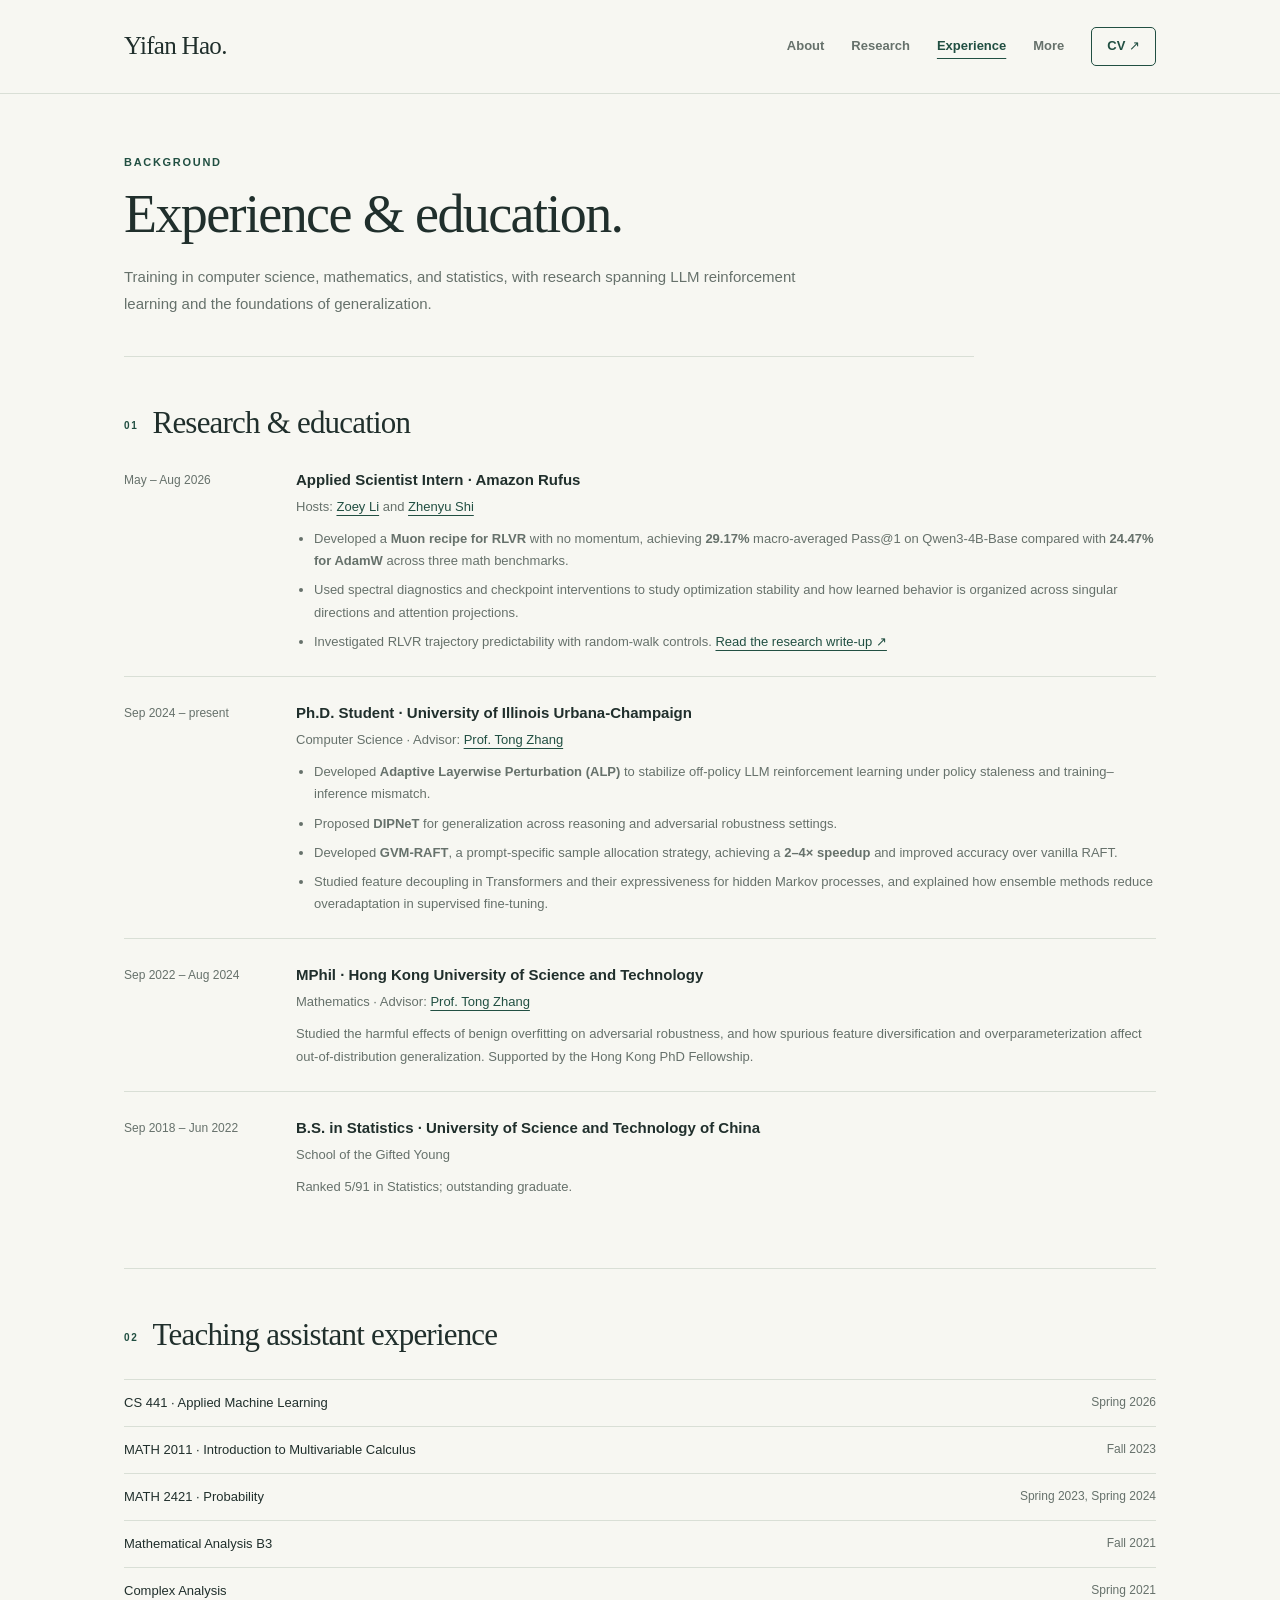
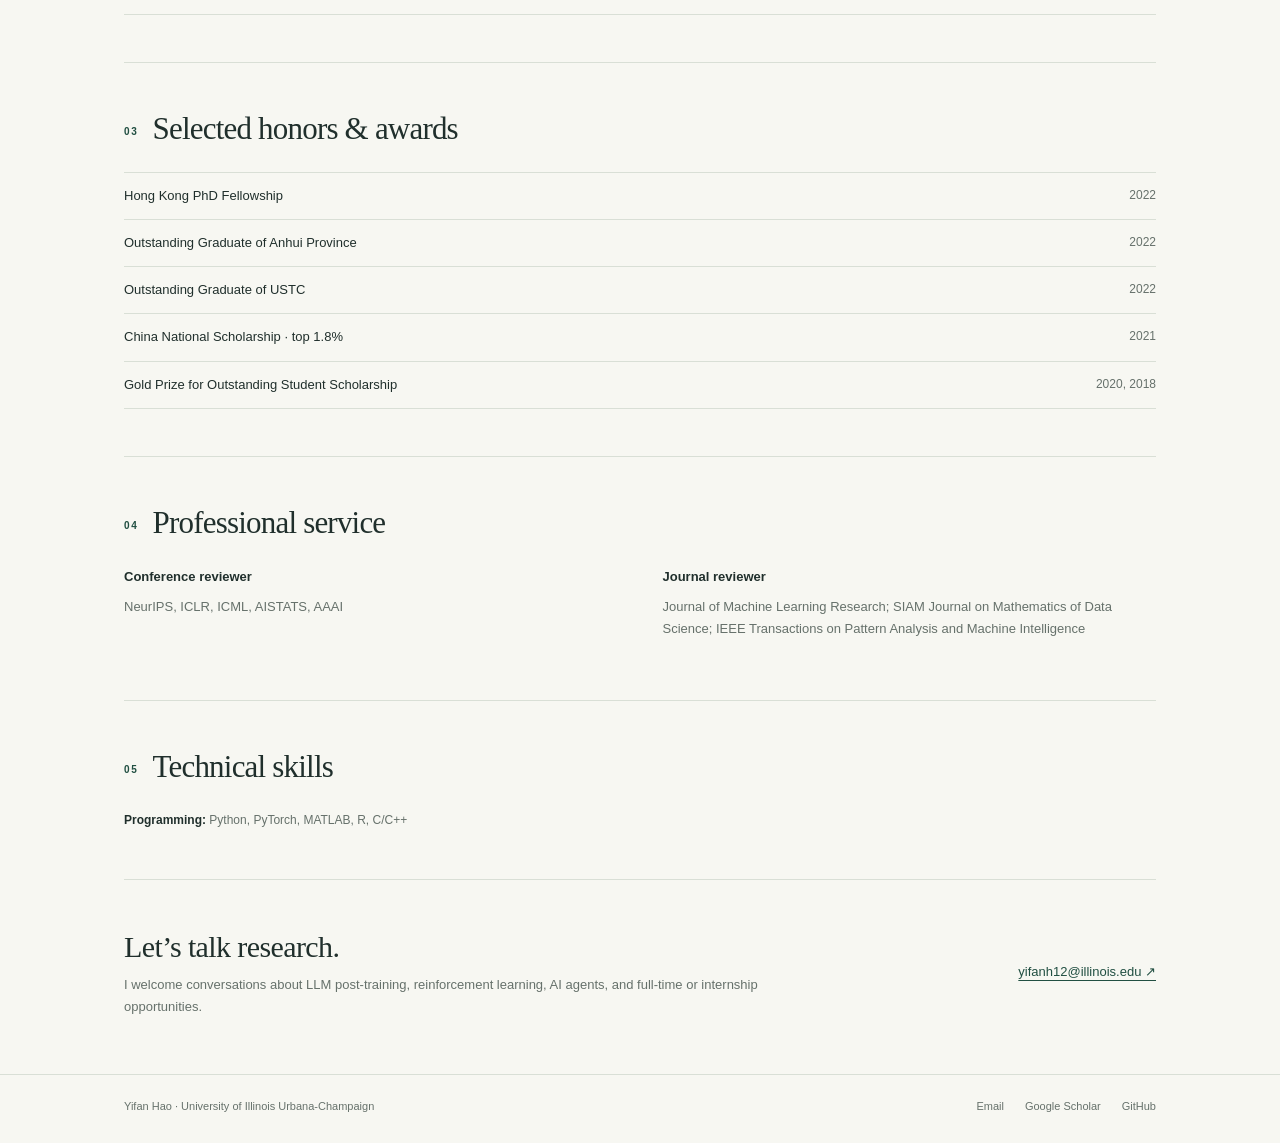
<file: Bio.html>
<!doctype html>
<html lang="en"><head><meta charset="utf-8"><meta name="viewport" content="width=device-width, initial-scale=1">
<title>Experience &amp; Education | Yifan Hao</title><meta name="description" content="Research experience, education, teaching, awards, and professional service of Yifan Hao, UIUC Ph.D. student and former Amazon Rufus Applied Scientist Intern.">
<meta name="theme-color" content="#214f42"><link rel="stylesheet" href="site.css"><script src="site.js" defer></script>
</head><body><a class="skip-link" href="#main">Skip to content</a>
<header class="site-header"><div class="wrap"><div class="header-inner"><a class="brand" href="index.html">Yifan Hao<span aria-hidden="true">.</span></a>
<nav class="nav" aria-label="Main navigation"><a href="index.html">About</a><a href="research.html">Research</a><a href="Bio.html" aria-current="page">Experience</a><a href="Miscellaneous.html">More</a><a class="nav-cv" href="cv.pdf">CV <span aria-hidden="true">↗</span></a></nav></div></div></header>
<main class="wrap" id="main"><header class="page-intro"><div class="eyebrow">Background</div><h1>Experience &amp; education.</h1><p>Training in computer science, mathematics, and statistics, with research spanning LLM reinforcement learning and the foundations of generalization.</p></header><section class="section"><div class="section-heading"><h2><span class="section-number">01</span>Research & education</h2></div><article class="experience-row"><div class="experience-date">May – Aug 2026</div><div><h3>Applied Scientist Intern · Amazon Rufus</h3><p class="subline">Hosts: <a href="https://zoeyli.com/">Zoey Li</a> and <a href="https://www.linkedin.com/in/zhenyu-edwin-shi-a479a327/">Zhenyu Shi</a></p><ul><li>Developed a <strong>Muon recipe for RLVR</strong> with no momentum, achieving <strong>29.17%</strong> macro-averaged Pass@1 on Qwen3-4B-Base compared with <strong>24.47% for AdamW</strong> across three math benchmarks.</li><li>Used spectral diagnostics and checkpoint interventions to study optimization stability and how learned behavior is organized across singular directions and attention projections.</li><li>Investigated RLVR trajectory predictability with random-walk controls. <a href="https://zoeyli.com/blog/Revisiting-Predictability-of-RLVR/">Read the research write-up ↗</a></li></ul></div></article><article class="experience-row"><div class="experience-date">Sep 2024 – present</div><div><h3>Ph.D. Student · University of Illinois Urbana-Champaign</h3><p class="subline">Computer Science · Advisor: <a href="https://tongzhang-ml.org/">Prof. Tong Zhang</a></p><ul><li>Developed <strong>Adaptive Layerwise Perturbation (ALP)</strong> to stabilize off-policy LLM reinforcement learning under policy staleness and training–inference mismatch.</li><li>Proposed <strong>DIPNeT</strong> for generalization across reasoning and adversarial robustness settings.</li><li>Developed <strong>GVM-RAFT</strong>, a prompt-specific sample allocation strategy, achieving a <strong>2–4× speedup</strong> and improved accuracy over vanilla RAFT.</li><li>Studied feature decoupling in Transformers and their expressiveness for hidden Markov processes, and explained how ensemble methods reduce overadaptation in supervised fine-tuning.</li></ul></div></article><article class="experience-row"><div class="experience-date">Sep 2022 – Aug 2024</div><div><h3>MPhil · Hong Kong University of Science and Technology</h3><p class="subline">Mathematics · Advisor: <a href="https://tongzhang-ml.org/">Prof. Tong Zhang</a></p><p>Studied the harmful effects of benign overfitting on adversarial robustness, and how spurious feature diversification and overparameterization affect out-of-distribution generalization. Supported by the Hong Kong PhD Fellowship.</p></div></article><article class="experience-row"><div class="experience-date">Sep 2018 – Jun 2022</div><div><h3>B.S. in Statistics · University of Science and Technology of China</h3><p class="subline">School of the Gifted Young</p><p>Ranked 5/91 in Statistics; outstanding graduate.</p></div></article></section><section class="section"><div class="section-heading"><h2><span class="section-number">02</span>Teaching assistant experience</h2></div><ul class="simple-list"><li><span>CS 441 · Applied Machine Learning</span><span class="when">Spring 2026</span></li><li><span>MATH 2011 · Introduction to Multivariable Calculus</span><span class="when">Fall 2023</span></li><li><span>MATH 2421 · Probability</span><span class="when">Spring 2023, Spring 2024</span></li><li><span>Mathematical Analysis B3</span><span class="when">Fall 2021</span></li><li><span>Complex Analysis</span><span class="when">Spring 2021</span></li></ul></section><section class="section"><div class="section-heading"><h2><span class="section-number">03</span>Selected honors & awards</h2></div><ul class="simple-list"><li><span>Hong Kong PhD Fellowship</span><span class="when">2022</span></li><li><span>Outstanding Graduate of Anhui Province</span><span class="when">2022</span></li><li><span>Outstanding Graduate of USTC</span><span class="when">2022</span></li><li><span>China National Scholarship · top 1.8%</span><span class="when">2021</span></li><li><span>Gold Prize for Outstanding Student Scholarship</span><span class="when">2020, 2018</span></li></ul></section><section class="section"><div class="section-heading"><h2><span class="section-number">04</span>Professional service</h2></div><div class="service-columns"><div><h3>Conference reviewer</h3><p>NeurIPS, ICLR, ICML, AISTATS, AAAI</p></div><div><h3>Journal reviewer</h3><p>Journal of Machine Learning Research; SIAM Journal on Mathematics of Data Science; IEEE Transactions on Pattern Analysis and Machine Intelligence</p></div></div></section><section class="section"><div class="section-heading"><h2><span class="section-number">05</span>Technical skills</h2></div><p class="authors"><strong>Programming:</strong> Python, PyTorch, MATLAB, R, C/C++</p></section><section class="contact-block"><div><h2>Let’s talk research.</h2><p>I welcome conversations about LLM post-training, reinforcement learning, AI agents, and full-time or internship opportunities.</p></div><a href="mailto:yifanh12@illinois.edu">yifanh12@illinois.edu <span aria-hidden="true">↗</span></a></section></main>
<footer class="site-footer"><div class="wrap footer-inner"><span>Yifan Hao · University of Illinois Urbana-Champaign</span><div class="footer-links"><a href="mailto:yifanh12@illinois.edu">Email</a><a href="https://scholar.google.com.hk/citations?user=lzI8IicAAAAJ&amp;hl=en">Google Scholar</a><a href="https://github.com/haoyifan99">GitHub</a></div></div></footer>
</body></html>
</file>
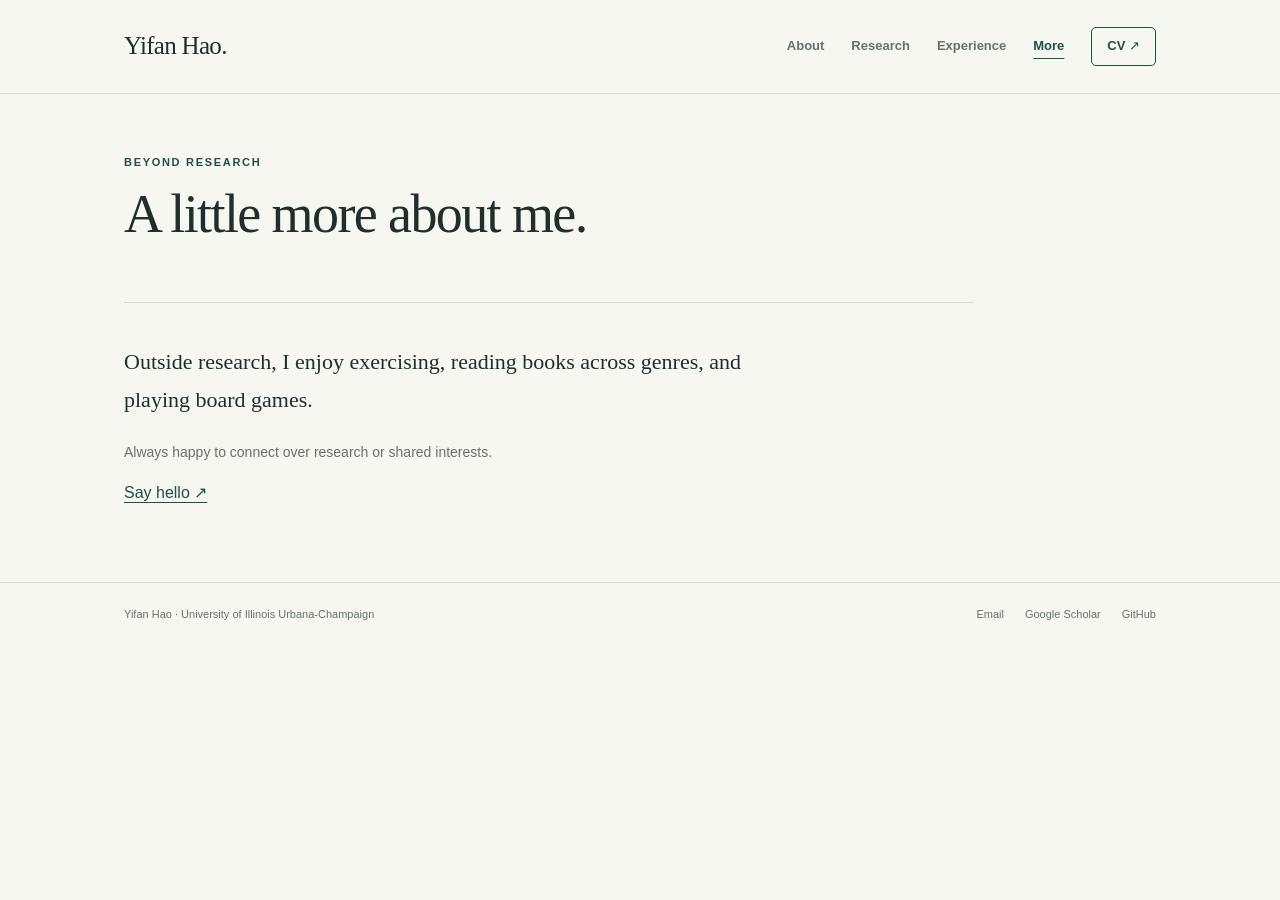
<file: Miscellaneous.html>
<!doctype html>
<html lang="en"><head><meta charset="utf-8"><meta name="viewport" content="width=device-width, initial-scale=1">
<title>Beyond Research | Yifan Hao</title><meta name="description" content="A little more about Yifan Hao outside research.">
<meta name="theme-color" content="#214f42"><link rel="stylesheet" href="site.css"><script src="site.js" defer></script>
</head><body><a class="skip-link" href="#main">Skip to content</a>
<header class="site-header"><div class="wrap"><div class="header-inner"><a class="brand" href="index.html">Yifan Hao<span aria-hidden="true">.</span></a>
<nav class="nav" aria-label="Main navigation"><a href="index.html">About</a><a href="research.html">Research</a><a href="Bio.html">Experience</a><a href="Miscellaneous.html" aria-current="page">More</a><a class="nav-cv" href="cv.pdf">CV <span aria-hidden="true">↗</span></a></nav></div></div></header>
<main class="wrap" id="main"><header class="page-intro"><div class="eyebrow">Beyond research</div><h1>A little more about me.</h1></header><section class="misc-body"><p>Outside research, I enjoy exercising, reading books across genres, and playing board games.</p><p class="plain-note">Always happy to connect over research or shared interests.</p><a href="mailto:yifanh12@illinois.edu">Say hello ↗</a></section></main>
<footer class="site-footer"><div class="wrap footer-inner"><span>Yifan Hao · University of Illinois Urbana-Champaign</span><div class="footer-links"><a href="mailto:yifanh12@illinois.edu">Email</a><a href="https://scholar.google.com.hk/citations?user=lzI8IicAAAAJ&amp;hl=en">Google Scholar</a><a href="https://github.com/haoyifan99">GitHub</a></div></div></footer>
</body></html>
</file>
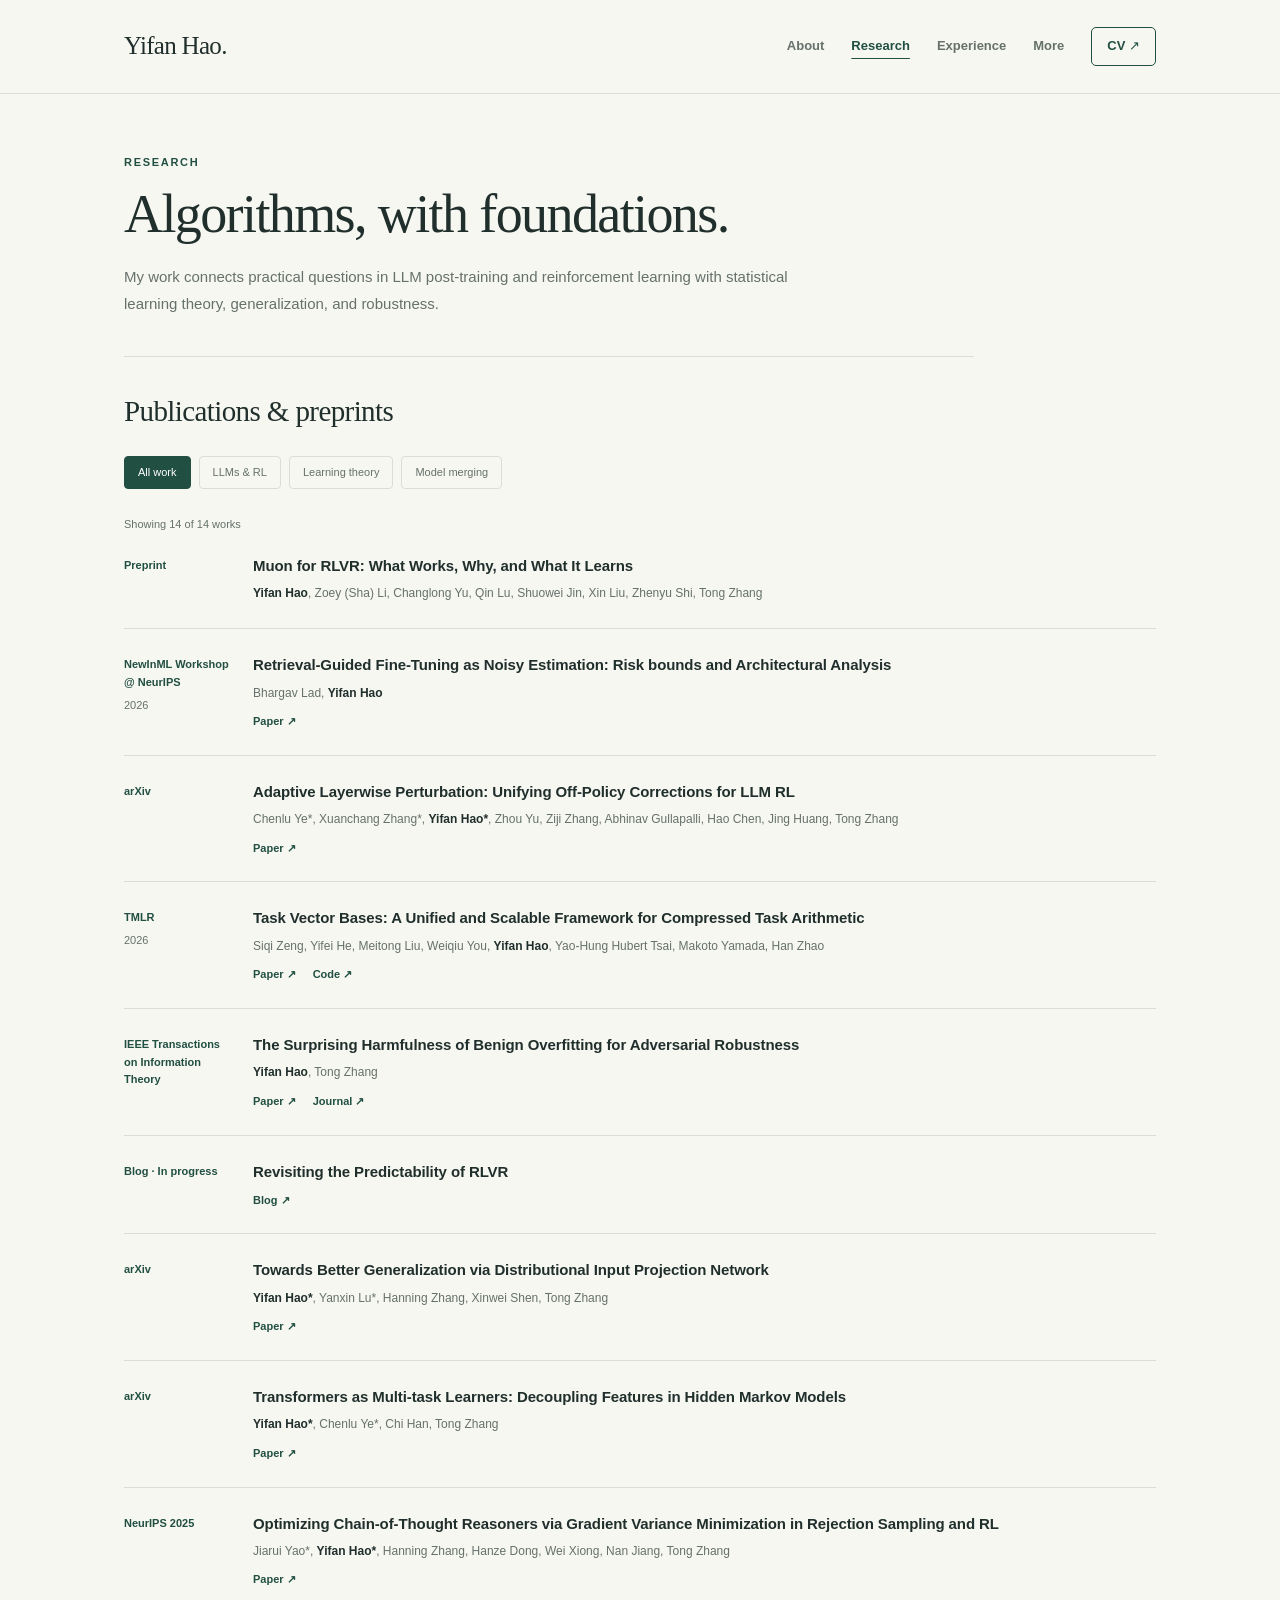
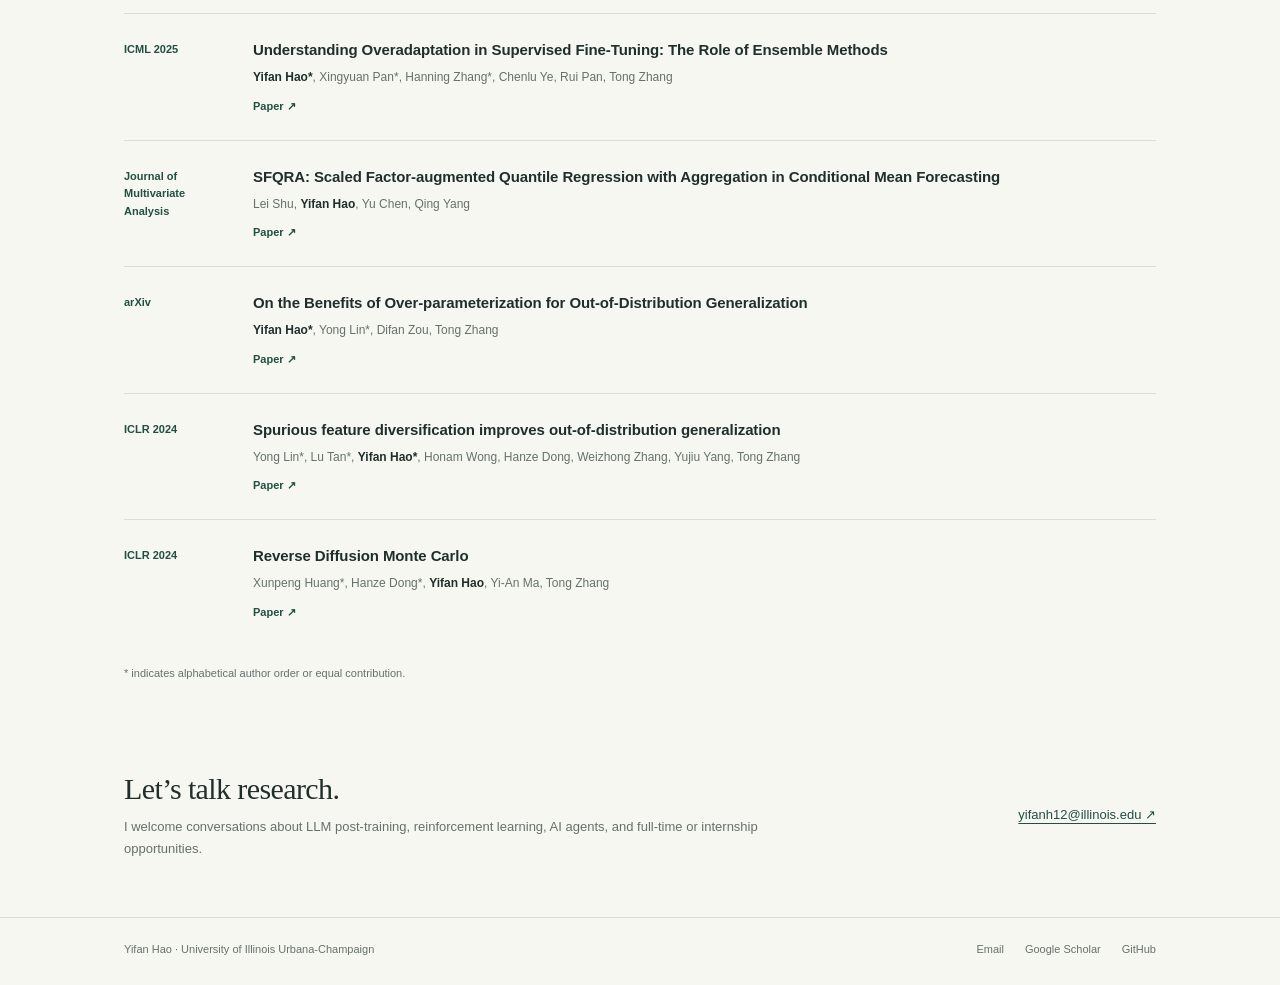
<file: research.html>
<!doctype html>
<html lang="en"><head><meta charset="utf-8"><meta name="viewport" content="width=device-width, initial-scale=1">
<title>Research &amp; Publications | Yifan Hao</title><meta name="description" content="Publications and research by Yifan Hao on LLM post-training, reinforcement learning, model merging, generalization, and robustness.">
<meta name="theme-color" content="#214f42"><link rel="stylesheet" href="site.css"><script src="site.js" defer></script>
</head><body><a class="skip-link" href="#main">Skip to content</a>
<header class="site-header"><div class="wrap"><div class="header-inner"><a class="brand" href="index.html">Yifan Hao<span aria-hidden="true">.</span></a>
<nav class="nav" aria-label="Main navigation"><a href="index.html">About</a><a href="research.html" aria-current="page">Research</a><a href="Bio.html">Experience</a><a href="Miscellaneous.html">More</a><a class="nav-cv" href="cv.pdf">CV <span aria-hidden="true">↗</span></a></nav></div></div></header>
<main class="wrap" id="main"><header class="page-intro"><div class="eyebrow">Research</div><h1>Algorithms, with foundations.</h1><p>My work connects practical questions in LLM post-training and reinforcement learning with statistical learning theory, generalization, and robustness.</p></header><section class="page-section" aria-labelledby="papers-heading"><h2 id="papers-heading">Publications &amp; preprints</h2><div class="filters" data-publication-filters hidden aria-label="Filter publications by research area"><button type="button" class="filter-button" data-filter="all" aria-pressed="true">All work</button><button type="button" class="filter-button" data-filter="llm" aria-pressed="false">LLMs & RL</button><button type="button" class="filter-button" data-filter="theory" aria-pressed="false">Learning theory</button><button type="button" class="filter-button" data-filter="merging" aria-pressed="false">Model merging</button></div><p class="filter-status" data-filter-status role="status" hidden>Showing 14 of 14 works</p><ol class="publication-list"><li class="publication" data-topics="llm"><div class="publication-meta"><span class="venue">Preprint</span></div><div><h3>Muon for RLVR: What Works, Why, and What It Learns</h3><p class="authors"><strong>Yifan Hao</strong>, Zoey (Sha) Li, Changlong Yu, Qin Lu, Shuowei Jin, Xin Liu, Zhenyu Shi, Tong Zhang</p></div></li><li class="publication" data-topics="llm theory"><div class="publication-meta"><span class="venue">NewInML Workshop @ NeurIPS</span><span class="pub-year">2026</span></div><div><h3><a href="https://arxiv.org/abs/2609.14485">Retrieval-Guided Fine-Tuning as Noisy Estimation: Risk bounds and Architectural Analysis</a></h3><p class="authors">Bhargav Lad, <strong>Yifan Hao</strong></p><div class="pub-links"><a href="https://arxiv.org/abs/2609.14485">Paper <span aria-hidden="true">↗</span></a></div></div></li><li class="publication" data-topics="llm"><div class="publication-meta"><span class="venue">arXiv</span></div><div><h3><a href="https://arxiv.org/abs/2603.19470">Adaptive Layerwise Perturbation: Unifying Off-Policy Corrections for LLM RL</a></h3><p class="authors">Chenlu Ye*, Xuanchang Zhang*, <strong>Yifan Hao*</strong>, Zhou Yu, Ziji Zhang, Abhinav Gullapalli, Hao Chen, Jing Huang, Tong Zhang</p><div class="pub-links"><a href="https://arxiv.org/abs/2603.19470">Paper <span aria-hidden="true">↗</span></a></div></div></li><li class="publication" data-topics="merging theory"><div class="publication-meta"><span class="venue">TMLR</span><span class="pub-year">2026</span></div><div><h3><a href="https://openreview.net/forum?id=zkc7u3mIaE">Task Vector Bases: A Unified and Scalable Framework for Compressed Task Arithmetic</a></h3><p class="authors">Siqi Zeng, Yifei He, Meitong Liu, Weiqiu You, <strong>Yifan Hao</strong>, Yao-Hung Hubert Tsai, Makoto Yamada, Han Zhao</p><div class="pub-links"><a href="https://openreview.net/forum?id=zkc7u3mIaE">Paper <span aria-hidden="true">↗</span></a><a href="https://github.com/uiuctml/TaskVectorBasis">Code <span aria-hidden="true">↗</span></a></div></div></li><li class="publication" data-topics="theory"><div class="publication-meta"><span class="venue">IEEE Transactions on Information Theory</span></div><div><h3><a href="https://arxiv.org/abs/2401.12236">The Surprising Harmfulness of Benign Overfitting for Adversarial Robustness</a></h3><p class="authors"><strong>Yifan Hao</strong>, Tong Zhang</p><div class="pub-links"><a href="https://arxiv.org/abs/2401.12236">Paper <span aria-hidden="true">↗</span></a><a href="https://doi.org/10.1109/TIT.2026.3702992">Journal <span aria-hidden="true">↗</span></a></div></div></li><li class="publication" data-topics="llm"><div class="publication-meta"><span class="venue">Blog · In progress</span></div><div><h3><a href="https://zoeyli.com/blog/Revisiting-Predictability-of-RLVR/">Revisiting the Predictability of RLVR</a></h3><div class="pub-links"><a href="https://zoeyli.com/blog/Revisiting-Predictability-of-RLVR/">Blog <span aria-hidden="true">↗</span></a></div></div></li><li class="publication" data-topics="llm theory"><div class="publication-meta"><span class="venue">arXiv</span></div><div><h3><a href="https://arxiv.org/abs/2506.04690">Towards Better Generalization via Distributional Input Projection Network</a></h3><p class="authors"><strong>Yifan Hao*</strong>, Yanxin Lu*, Hanning Zhang, Xinwei Shen, Tong Zhang</p><div class="pub-links"><a href="https://arxiv.org/abs/2506.04690">Paper <span aria-hidden="true">↗</span></a></div></div></li><li class="publication" data-topics="llm theory"><div class="publication-meta"><span class="venue">arXiv</span></div><div><h3><a href="https://arxiv.org/abs/2506.01919">Transformers as Multi-task Learners: Decoupling Features in Hidden Markov Models</a></h3><p class="authors"><strong>Yifan Hao*</strong>, Chenlu Ye*, Chi Han, Tong Zhang</p><div class="pub-links"><a href="https://arxiv.org/abs/2506.01919">Paper <span aria-hidden="true">↗</span></a></div></div></li><li class="publication" data-topics="llm"><div class="publication-meta"><span class="venue">NeurIPS 2025</span></div><div><h3><a href="https://arxiv.org/abs/2505.02391">Optimizing Chain-of-Thought Reasoners via Gradient Variance Minimization in Rejection Sampling and RL</a></h3><p class="authors">Jiarui Yao*, <strong>Yifan Hao*</strong>, Hanning Zhang, Hanze Dong, Wei Xiong, Nan Jiang, Tong Zhang</p><div class="pub-links"><a href="https://arxiv.org/abs/2505.02391">Paper <span aria-hidden="true">↗</span></a></div></div></li><li class="publication" data-topics="llm theory"><div class="publication-meta"><span class="venue">ICML 2025</span></div><div><h3><a href="https://arxiv.org/abs/2506.01901">Understanding Overadaptation in Supervised Fine-Tuning: The Role of Ensemble Methods</a></h3><p class="authors"><strong>Yifan Hao*</strong>, Xingyuan Pan*, Hanning Zhang*, Chenlu Ye, Rui Pan, Tong Zhang</p><div class="pub-links"><a href="https://arxiv.org/abs/2506.01901">Paper <span aria-hidden="true">↗</span></a></div></div></li><li class="publication" data-topics="theory"><div class="publication-meta"><span class="venue">Journal of Multivariate Analysis</span></div><div><h3><a href="https://www.sciencedirect.com/science/article/abs/pii/S0047259X2400112X">SFQRA: Scaled Factor-augmented Quantile Regression with Aggregation in Conditional Mean Forecasting</a></h3><p class="authors">Lei Shu, <strong>Yifan Hao</strong>, Yu Chen, Qing Yang</p><div class="pub-links"><a href="https://www.sciencedirect.com/science/article/abs/pii/S0047259X2400112X">Paper <span aria-hidden="true">↗</span></a></div></div></li><li class="publication" data-topics="theory"><div class="publication-meta"><span class="venue">arXiv</span></div><div><h3><a href="https://arxiv.org/abs/2403.17592">On the Benefits of Over-parameterization for Out-of-Distribution Generalization</a></h3><p class="authors"><strong>Yifan Hao*</strong>, Yong Lin*, Difan Zou, Tong Zhang</p><div class="pub-links"><a href="https://arxiv.org/abs/2403.17592">Paper <span aria-hidden="true">↗</span></a></div></div></li><li class="publication" data-topics="theory"><div class="publication-meta"><span class="venue">ICLR 2024</span></div><div><h3><a href="https://arxiv.org/abs/2309.17230">Spurious feature diversification improves out-of-distribution generalization</a></h3><p class="authors">Yong Lin*, Lu Tan*, <strong>Yifan Hao*</strong>, Honam Wong, Hanze Dong, Weizhong Zhang, Yujiu Yang, Tong Zhang</p><div class="pub-links"><a href="https://arxiv.org/abs/2309.17230">Paper <span aria-hidden="true">↗</span></a></div></div></li><li class="publication" data-topics="theory"><div class="publication-meta"><span class="venue">ICLR 2024</span></div><div><h3><a href="https://arxiv.org/abs/2307.02037">Reverse Diffusion Monte Carlo</a></h3><p class="authors">Xunpeng Huang*, Hanze Dong*, <strong>Yifan Hao</strong>, Yi-An Ma, Tong Zhang</p><div class="pub-links"><a href="https://arxiv.org/abs/2307.02037">Paper <span aria-hidden="true">↗</span></a></div></div></li></ol><p class="pub-note">* indicates alphabetical author order or equal contribution.</p></section><section class="contact-block"><div><h2>Let’s talk research.</h2><p>I welcome conversations about LLM post-training, reinforcement learning, AI agents, and full-time or internship opportunities.</p></div><a href="mailto:yifanh12@illinois.edu">yifanh12@illinois.edu <span aria-hidden="true">↗</span></a></section></main>
<footer class="site-footer"><div class="wrap footer-inner"><span>Yifan Hao · University of Illinois Urbana-Champaign</span><div class="footer-links"><a href="mailto:yifanh12@illinois.edu">Email</a><a href="https://scholar.google.com.hk/citations?user=lzI8IicAAAAJ&amp;hl=en">Google Scholar</a><a href="https://github.com/haoyifan99">GitHub</a></div></div></footer>
</body></html>
</file>
<file: site.css>
:root{--paper:#f7f7f2;--white:#fff;--ink:#202f2c;--muted:#66716b;--green:#214f42;--green-dark:#173c32;--line:#d9dfd6;--tint:#eaf0e7;--serif:Georgia,'Times New Roman',serif;--sans:-apple-system,BlinkMacSystemFont,'Segoe UI',Arial,sans-serif}
*{box-sizing:border-box}html{scroll-behavior:smooth;scroll-padding-top:100px}body{margin:0;background:var(--paper);color:var(--ink);font-family:var(--sans);font-size:16px;line-height:1.7;-webkit-font-smoothing:antialiased}a{color:var(--green);text-decoration-thickness:1px;text-underline-offset:4px}a:hover{color:var(--green-dark)}button{font:inherit}button,a{-webkit-tap-highlight-color:transparent}a:focus-visible,button:focus-visible{outline:3px solid #a56035;outline-offset:5px}::selection{background:#d6e5d4}img{display:block;max-width:100%}[hidden]{display:none!important}.wrap{max-width:1112px;margin:auto;padding:0 40px}.skip-link{position:absolute;top:-100px;left:20px;background:var(--white);padding:10px 20px;z-index:10}.skip-link:focus{top:10px}
.site-header{border-bottom:1px solid var(--line);background:var(--paper)}.header-inner{display:flex;align-items:center;justify-content:space-between;min-height:93px;gap:30px}.brand{font-family:var(--serif);font-size:25px;letter-spacing:-.7px;color:var(--ink);text-decoration:none}.nav{display:flex;align-items:center;gap:27px;font-size:13px;font-weight:550}.nav a{color:var(--muted);text-decoration:none}.nav a:hover,.nav a[aria-current=page]{color:var(--green)}.nav a[aria-current=page]{text-decoration:underline;text-underline-offset:8px}.nav .nav-cv{padding:7px 15px;border:1px solid var(--green);border-radius:5px;color:var(--green);text-decoration:none}
.hero{display:grid;grid-template-columns:minmax(0,1fr) 275px;gap:74px;align-items:center;padding:64px 0 50px}.eyebrow,.section-number{font-size:11px;font-weight:650;letter-spacing:1.7px;text-transform:uppercase;color:var(--green)}h1,h2,h3,p{margin-top:0}.hero h1{font:normal clamp(52px,6vw,78px)/1.08 var(--serif);letter-spacing:-3px;margin:11px 0 18px}.hero .research-line{font:normal clamp(23px,2.6vw,31px)/1.35 var(--serif);letter-spacing:-.7px;max-width:580px;margin-bottom:20px}.hero .intro{font-size:15px;line-height:1.8;max-width:610px;color:var(--muted);margin-bottom:22px}.hero .intro a{color:var(--ink)}.hero-links{display:flex;gap:23px;flex-wrap:wrap;font-size:13px;font-weight:600}.hero-links a{text-decoration:none;border-bottom:1px solid #b7c6bb;padding-bottom:3px}.portrait{margin:0;align-self:center}.portrait img{width:275px;height:320px;object-fit:cover;object-position:50% 86%;border-radius:3px 38px 3px 3px}.portrait figcaption{font-size:10px;letter-spacing:.9px;text-transform:uppercase;color:var(--muted);margin-top:12px;display:flex;align-items:center;gap:10px}.portrait figcaption:before{content:'';height:1px;width:27px;background:var(--green)}
.job-banner{display:grid;grid-template-columns:1fr auto;gap:28px;align-items:center;padding:23px 28px;border:1px solid #cedbc9;border-radius:7px;background:var(--tint);margin-bottom:28px}.job-heading{display:flex;align-items:center;gap:9px;color:var(--green-dark);font-size:15px;font-weight:650;margin-bottom:4px}.status-dot{display:inline-block;width:7px;height:7px;border-radius:50%;background:#4c7850;flex-shrink:0}.job-banner p{font-size:13px;line-height:1.7;color:#4f6257;margin:0;max-width:700px}.button{display:inline-flex;align-items:center;justify-content:center;gap:16px;background:var(--green);color:var(--white);text-decoration:none;border:1px solid var(--green);border-radius:5px;padding:10px 17px;font-size:12px;font-weight:600;white-space:nowrap}.button:hover{background:var(--green-dark);color:var(--white)}
.section{padding:47px 0;border-bottom:1px solid var(--line)}.section-heading{display:flex;justify-content:space-between;gap:20px;align-items:baseline;margin-bottom:25px}.section-heading h2{font:normal 31px/1.2 var(--serif);letter-spacing:-.8px;margin:0}.section-heading .section-number{margin-right:14px;font-family:var(--sans);font-size:10px;vertical-align:middle}.section-link{font-size:12px;font-weight:600;white-space:nowrap;text-decoration:none}.interest-grid{display:grid;grid-template-columns:repeat(3,minmax(0,1fr));gap:32px}.interest-grid h3{font-size:14px;margin-bottom:7px}.interest-grid p{font-size:13px;line-height:1.8;color:var(--muted);margin:0}.interest-grid .topic-number{font-size:11px;color:#88958b;margin-bottom:11px;display:block}
.work-grid{display:grid;grid-template-columns:1fr 1fr;gap:25px}.work-item{padding:26px 27px 25px;background:#fff;border:1px solid var(--line);border-radius:6px;display:flex;flex-direction:column;align-items:flex-start}.work-item .work-meta{font-size:10px;letter-spacing:1.2px;text-transform:uppercase;color:var(--muted);margin-bottom:16px}.work-item h3{font:normal 24px/1.3 var(--serif);letter-spacing:-.5px;margin-bottom:12px}.work-item p{font-size:13px;line-height:1.8;color:var(--muted);margin-bottom:20px}.work-item a{font-size:12px;font-weight:600;margin-top:auto;text-decoration:none}.work-item .quiet-status{font-size:11px;color:var(--muted);margin-top:auto}.metric{font-weight:650;color:var(--ink)}
.experience-row{display:grid;grid-template-columns:140px 1fr;gap:32px;padding:23px 0;border-top:1px solid var(--line)}.experience-row:first-of-type{border-top:0;padding-top:0}.experience-date{font-size:12px;color:var(--muted);padding-top:3px}.experience-row h3{font-size:15px;margin:0 0 4px}.experience-row .subline{font-size:13px;color:var(--muted);margin:0 0 10px}.experience-row p,.experience-row li{font-size:13px;color:var(--muted)}.experience-row p:last-child{margin-bottom:0}.experience-row ul{margin:10px 0 0;padding-left:18px}.experience-row li+li{margin-top:7px}.experience-row a{color:var(--green)}
.publication-list{list-style:none;margin:0;padding:0}.publication{display:grid;grid-template-columns:105px minmax(0,1fr);gap:24px;padding:24px 0;border-top:1px solid var(--line)}.publication:first-child{border-top:0;padding-top:0}.publication-meta{padding-top:3px}.venue{display:block;color:var(--green);font-size:11px;font-weight:650;line-height:1.6}.pub-year{display:block;color:var(--muted);font-size:11px;margin-top:4px}.publication h3{font-size:15px;font-weight:600;line-height:1.55;letter-spacing:-.1px;margin:0 0 6px}.publication h3 a{color:var(--ink);text-decoration:none}.publication h3 a:hover{color:var(--green);text-decoration:underline}.authors{font-size:12px;line-height:1.8;color:var(--muted);margin:0}.authors strong{color:var(--ink);font-weight:600}.pub-links{display:flex;gap:17px;flex-wrap:wrap;margin-top:8px;font-size:11px;font-weight:600}.pub-links a{text-decoration:none}.pub-note{font-size:11px;color:var(--muted);margin-top:18px;margin-bottom:0}.pub-summary{font-size:13px;color:var(--muted);margin:9px 0 0;line-height:1.8}
.contact-block{display:flex;justify-content:space-between;align-items:center;gap:30px;padding:47px 0 56px}.contact-block h2{font:normal 30px/1.3 var(--serif);letter-spacing:-.6px;margin-bottom:8px}.contact-block p{color:var(--muted);font-size:13px;margin:0;max-width:650px}.contact-block a{font-size:13px;white-space:nowrap}.site-footer{border-top:1px solid var(--line);padding:22px 0 27px}.footer-inner{display:flex;justify-content:space-between;gap:25px;font-size:11px;color:var(--muted)}.footer-links{display:flex;gap:21px}.footer-links a{color:var(--muted);text-decoration:none}
.page-intro{padding:59px 0 39px;border-bottom:1px solid var(--line);max-width:850px}.page-intro h1{font:normal clamp(40px,5vw,54px)/1.2 var(--serif);letter-spacing:-1.6px;margin:10px 0 17px}.page-intro p{font-size:15px;color:var(--muted);line-height:1.8;max-width:720px;margin-bottom:0}.page-section{padding:36px 0 40px}.page-section h2{font:normal 29px/1.3 var(--serif);letter-spacing:-.6px;margin-bottom:25px}.filters{display:flex;gap:8px;flex-wrap:wrap;margin-bottom:26px}.filter-button{cursor:pointer;background:transparent;border:1px solid var(--line);color:var(--muted);border-radius:4px;padding:6px 13px;font-size:11px;transition:background .15s,color .15s}.filter-button:hover{border-color:var(--green)}.filter-button[aria-pressed=true]{background:var(--green);color:white;border-color:var(--green)}.filter-status{font-size:11px;color:var(--muted);margin:0 0 20px}.simple-list{list-style:none;margin:0;padding:0}.simple-list li{display:grid;grid-template-columns:1fr auto;gap:25px;padding:12px 0;border-top:1px solid var(--line);font-size:13px}.simple-list li:last-child{border-bottom:1px solid var(--line)}.simple-list time,.simple-list .when{color:var(--muted);font-size:12px;white-space:nowrap}.service-columns{display:grid;grid-template-columns:1fr 1fr;gap:45px}.service-columns h3{font-size:13px;margin-bottom:8px}.service-columns p{font-size:13px;color:var(--muted)}.misc-body{max-width:680px;padding:40px 0 75px}.misc-body p{font:normal 22px/1.7 var(--serif);color:var(--ink)}.misc-body .plain-note{font:normal 14px/1.8 var(--sans);color:var(--muted)}
@media(min-width:1500px){.wrap{max-width:1160px}.hero{gap:100px;grid-template-columns:minmax(0,1fr) 300px}.portrait img{width:300px;height:340px}}
@media(max-width:800px){.wrap{padding:0 26px}.header-inner{min-height:82px;gap:18px}.nav{gap:17px;font-size:12px}.hero{grid-template-columns:minmax(0,1fr) 205px;gap:32px;padding:48px 0 37px}.hero h1{font-size:57px}.hero .research-line{font-size:26px}.hero .intro{font-size:14px}.portrait img{width:205px;height:290px}.portrait figcaption{font-size:9px}.job-banner{gap:18px;padding:21px}.interest-grid{gap:22px}.work-grid{gap:17px}.work-item{padding:23px}.experience-row{grid-template-columns:110px 1fr;gap:20px}.publication{grid-template-columns:90px 1fr;gap:15px}}
@media(max-width:600px){.wrap{padding:0 22px}.header-inner{min-height:100px;align-items:flex-start;justify-content:center;flex-direction:column;gap:9px;padding:18px 0}.brand{font-size:23px}.nav{width:100%;gap:0;justify-content:space-between;font-size:11px}.nav .nav-cv{padding:3px 11px}.hero{padding:35px 0 30px;grid-template-columns:1fr 100px;gap:17px;align-items:start}.hero .eyebrow{font-size:9px;letter-spacing:1.1px}.hero h1{font-size:48px;letter-spacing:-2px;margin:12px 0 15px}.hero .research-line{font-size:24px;margin-bottom:0}.hero .intro{grid-column:1/-1}.hero-copy{display:contents}.hero-copy .intro,.hero-copy .hero-links{grid-column:1/-1}.hero-heading{grid-column:1}.hero .intro{font-size:14px;margin:2px 0 4px}.hero-links{gap:20px;font-size:12px}.portrait{grid-column:2;grid-row:1;margin-top:5px}.portrait img{width:100px;height:140px;border-radius:3px 22px 3px 3px;object-position:50% 86%}.portrait figcaption{display:none}.job-banner{grid-template-columns:1fr;gap:15px;padding:20px;margin-bottom:5px}.job-banner p{font-size:12px}.job-banner .button{justify-self:start;padding:8px 14px}.section{padding:34px 0}.section-heading{margin-bottom:22px;align-items:start}.section-heading h2{font-size:26px}.section-heading .section-number{display:block;margin:0 0 9px}.section-link{font-size:11px;padding-top:29px}.interest-grid{grid-template-columns:1fr;gap:24px}.interest-grid .topic-number{float:left;width:28px;margin:1px 0 0}.interest-grid h3,.interest-grid p{margin-left:28px}.work-grid{grid-template-columns:1fr;gap:17px}.work-item h3{font-size:23px}.experience-row{grid-template-columns:1fr;gap:5px;padding:23px 0}.experience-date{font-size:11px}.publication{grid-template-columns:1fr;gap:6px;padding:22px 0}.publication-meta{display:flex;align-items:baseline;gap:10px}.pub-year{margin:0}.publication h3{font-size:14px}.authors{font-size:12px}.contact-block{padding:35px 0 40px;display:block}.contact-block h2{font-size:27px}.contact-block p{margin-bottom:16px}.footer-inner{display:block}.footer-links{margin-top:10px;gap:20px}.page-intro{padding:34px 0 29px}.page-intro h1{font-size:42px}.page-intro p{font-size:14px}.page-section{padding:30px 0}.page-section h2{font-size:26px}.filters{gap:7px}.filter-button{font-size:11px;padding:6px 10px}.simple-list li{grid-template-columns:1fr;gap:2px}.simple-list time,.simple-list .when{white-space:normal}.service-columns{grid-template-columns:1fr;gap:15px}.misc-body{padding:30px 0 60px}.misc-body p{font-size:21px}}
@media(prefers-reduced-motion:reduce){html{scroll-behavior:auto}*{transition:none!important}}
</file>
